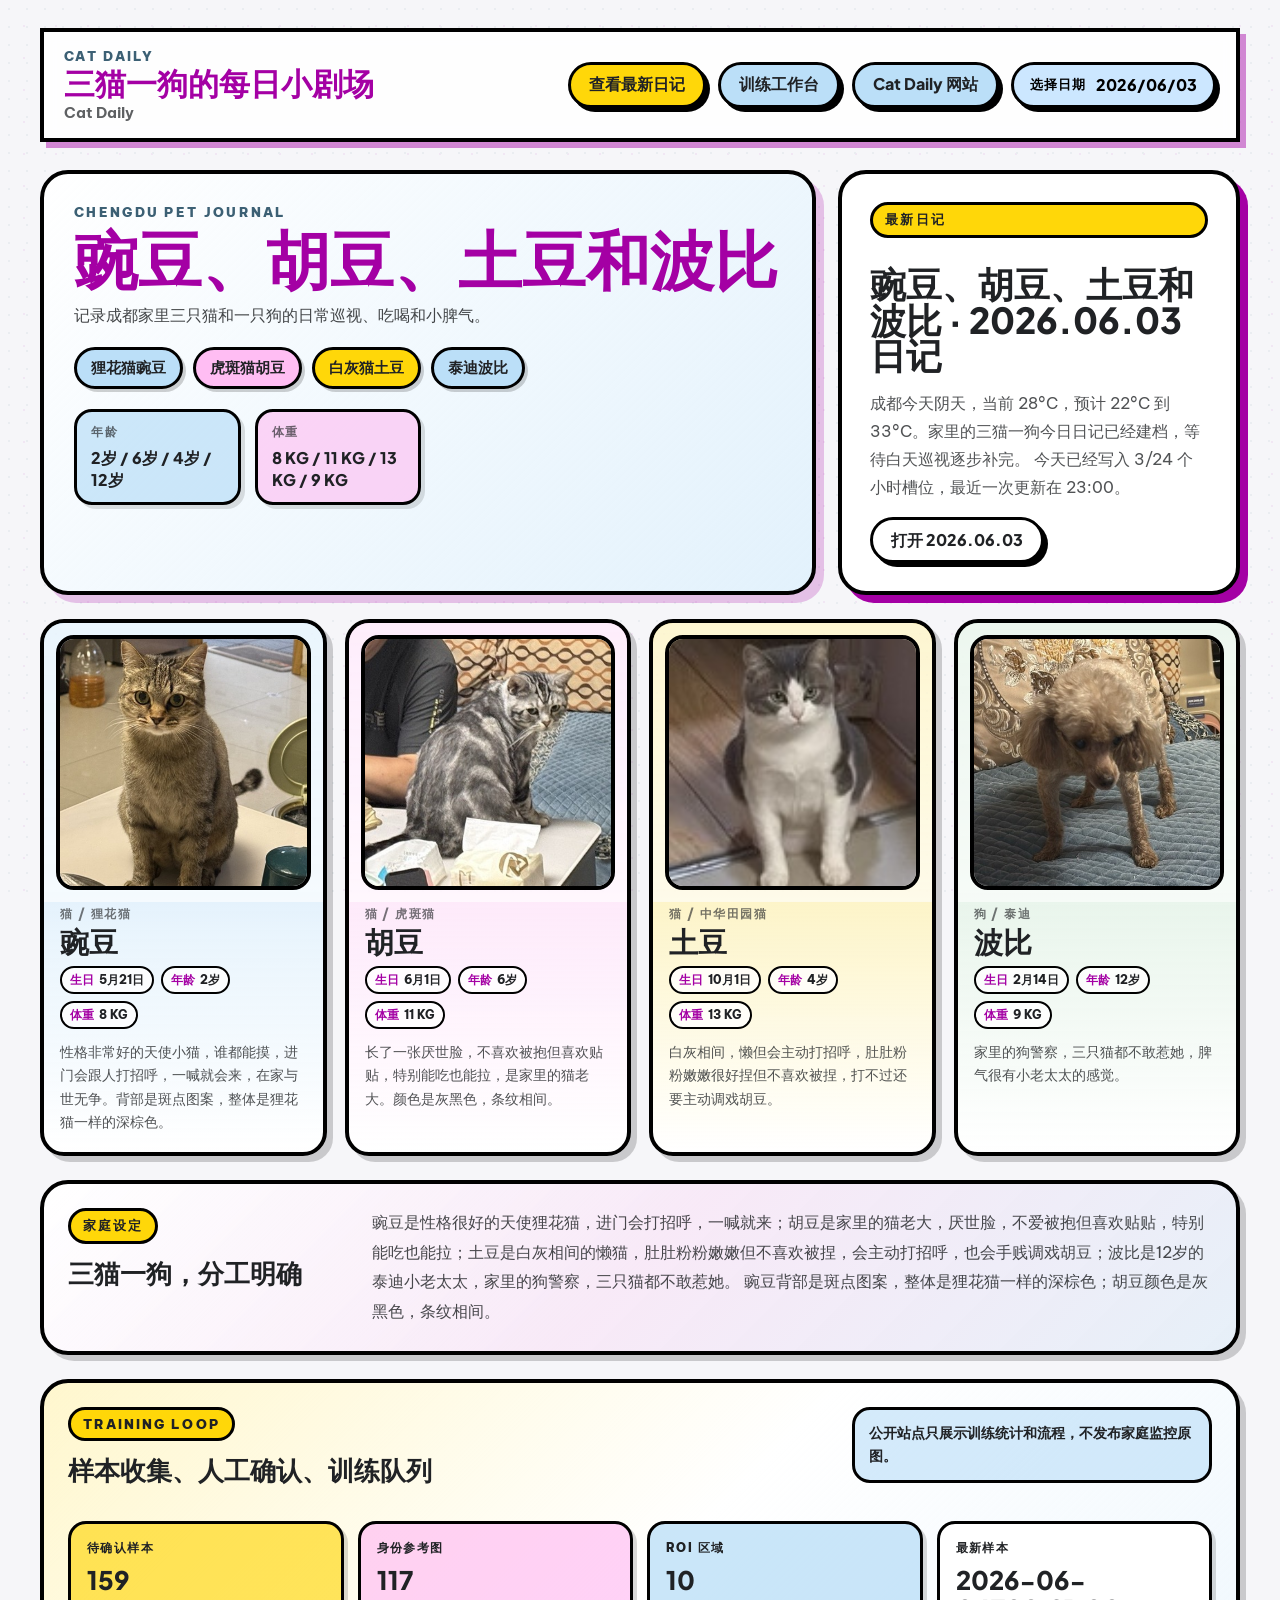
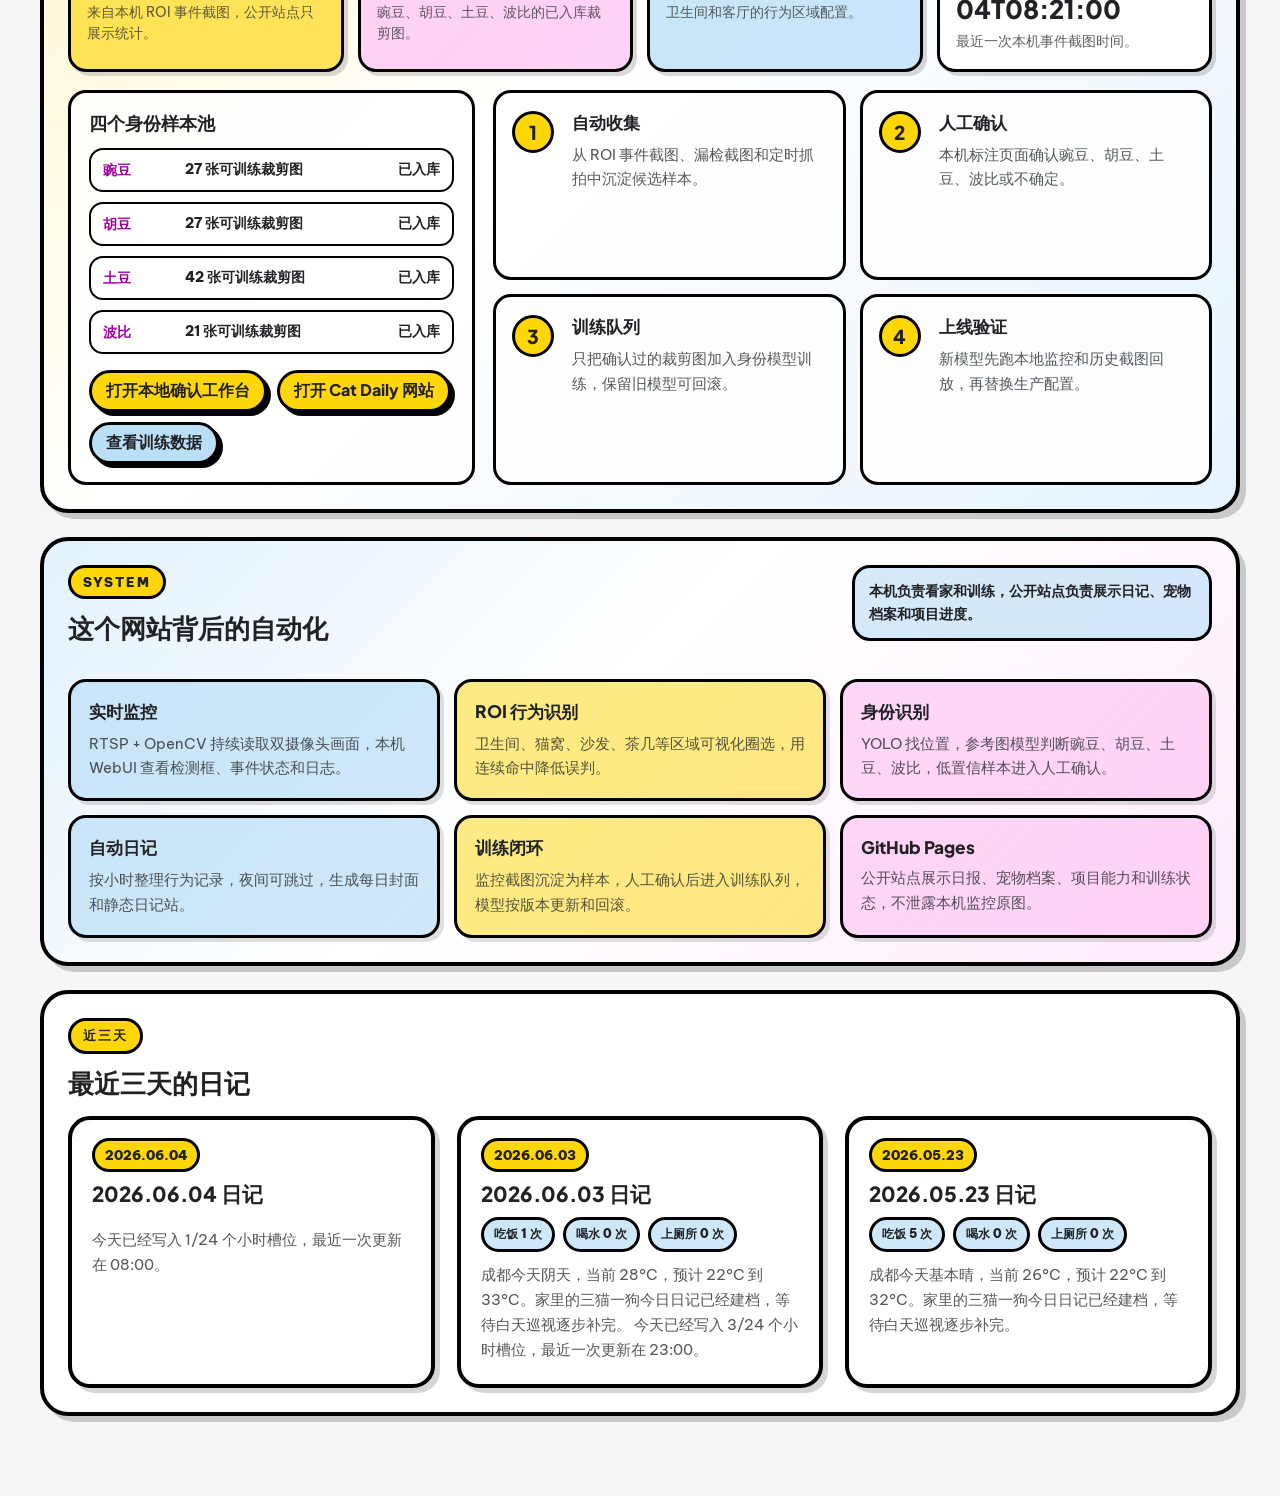
<file: index.html>
<!doctype html>
<html lang="zh-CN">
  <head>
    <meta charset="utf-8">
    <meta name="viewport" content="width=device-width, initial-scale=1">
    <title>三猫一狗的每日小剧场</title>
    <script>
      (function () {
        if (document.title.indexOf("{{") === -1) {
          return;
        }
        var builtSite = new URL("../../../../services/catdaily-journal/public/index.html", window.location.href);
        window.location.replace(builtSite.href);
      })();
    </script>
    <link rel="stylesheet" href="./site.css">
    <link rel="preconnect" href="https://fonts.googleapis.com">
    <link rel="preconnect" href="https://fonts.gstatic.com" crossorigin>
    <link href="https://fonts.googleapis.com/css2?family=Plus+Jakarta+Sans:wght@700;800&family=Be+Vietnam+Pro:wght@400;500;700;900&display=swap" rel="stylesheet">
  </head>
  <body>
    <div class="shell">
      <header class="topbar">
        <div class="brand">
          <p class="eyebrow">Cat Daily</p>
          <h1 class="brand-title">三猫一狗的每日小剧场</h1>
          <p class="brand-subtitle">Cat Daily</p>
        </div>
        <div class="topbar-actions">
          <a class="button button-primary" href="days/2026-06-03/index.html">查看最新日记</a>
          <a class="button button-secondary" href="#training">训练工作台</a>
          <a class="button button-secondary" href="https://yk19953214748-commits.github.io/cat_daily/">Cat Daily 网站</a>
          <div class="calendar-picker">
            <button id="calendar-trigger" class="date-picker-shell" type="button" aria-expanded="false" aria-controls="calendar-popover">
              <span class="date-picker-label">选择日期</span>
              <span id="calendar-trigger-text" class="date-picker-value">2026.06.03</span>
            </button>
            <div id="calendar-popover" class="calendar-popover" hidden>
              <div class="calendar-head">
                <button id="calendar-prev" class="calendar-nav" type="button" aria-label="上个月">←</button>
                <div id="calendar-month-label" class="calendar-month-label"></div>
                <button id="calendar-next" class="calendar-nav" type="button" aria-label="下个月">→</button>
              </div>
              <div class="calendar-legend" aria-hidden="true">
                <span class="calendar-legend-chip is-available">有日志</span>
                <span class="calendar-legend-chip is-unavailable">无日志</span>
              </div>
              <div class="calendar-weekdays">
                <span>日</span>
                <span>一</span>
                <span>二</span>
                <span>三</span>
                <span>四</span>
                <span>五</span>
                <span>六</span>
              </div>
              <div id="calendar-grid" class="calendar-grid"></div>
            </div>
          </div>
        </div>
      </header>

      <section class="home-hero">
        <div class="hero-copy-block">
          <p class="eyebrow">Chengdu Pet Journal</p>
          <h2 class="home-headline">豌豆、胡豆、土豆和波比</h2>
          <p class="lead profile-tagline">记录成都家里三只猫和一只狗的日常巡视、吃喝和小脾气。</p>
          <div class="chip-row"><span class="chip chip-primary">狸花猫豌豆</span><span class="chip chip-secondary">虎斑猫胡豆</span><span class="chip chip-tertiary">白灰猫土豆</span><span class="chip chip-primary">泰迪波比</span></div>
          <div class="profile-facts profile-facts-wide">
            
            <div class="fact-card">
              <p class="fact-label">年龄</p>
              <p class="fact-value">2岁 / 6岁 / 4岁 / 12岁</p>
            </div>
            
            <div class="fact-card">
              <p class="fact-label">体重</p>
              <p class="fact-value">8 KG / 11 KG / 13 KG / 9 KG</p>
            </div>
            
          </div>
        </div>
        <a class="latest-card panel panel-pop" href="days/2026-06-03/index.html" aria-label="查看最新日记">
          <span class="kicker">最新日记</span>
          <h3 class="latest-title">豌豆、胡豆、土豆和波比 · 2026.06.03 日记</h3>
          <p class="latest-summary">成都今天阴天，当前 28°C，预计 22°C 到 33°C。家里的三猫一狗今日日记已经建档，等待白天巡视逐步补完。 今天已经写入 3/24 个小时槽位，最近一次更新在 23:00。</p>
          <span class="pill-link latest-link">打开 2026.06.03</span>
        </a>
      </section>

      <section class="pet-roster" aria-label="宠物档案">
        
            <article class="pet-card tone-wandou">
              <div class="pet-avatar-wrap"><img class="pet-avatar-image" src="media/services/catdaily-journal/assets/references/wandou/crops/0011_IMG_3956.jpg" alt="豌豆"></div>
              <div class="pet-card-copy">
                <p class="pet-meta">猫 / 狸花猫</p>
                <h3 class="pet-name">豌豆</h3>
                <div class="pet-mini-facts"><span class="pet-mini-fact"><strong>生日</strong>5月21日</span><span class="pet-mini-fact"><strong>年龄</strong>2岁</span><span class="pet-mini-fact"><strong>体重</strong>8 KG</span></div>
                <p class="pet-personality">性格非常好的天使小猫，谁都能摸，进门会跟人打招呼，一喊就会来，在家与世无争。背部是斑点图案，整体是狸花猫一样的深棕色。</p>
              </div>
            </article>
            
            <article class="pet-card tone-hudou">
              <div class="pet-avatar-wrap"><img class="pet-avatar-image" src="media/services/catdaily-journal/assets/references/hudou/crops/0014_IMG_3966.jpg" alt="胡豆"></div>
              <div class="pet-card-copy">
                <p class="pet-meta">猫 / 虎斑猫</p>
                <h3 class="pet-name">胡豆</h3>
                <div class="pet-mini-facts"><span class="pet-mini-fact"><strong>生日</strong>6月1日</span><span class="pet-mini-fact"><strong>年龄</strong>6岁</span><span class="pet-mini-fact"><strong>体重</strong>11 KG</span></div>
                <p class="pet-personality">长了一张厌世脸，不喜欢被抱但喜欢贴贴，特别能吃也能拉，是家里的猫老大。颜色是灰黑色，条纹相间。</p>
              </div>
            </article>
            
            <article class="pet-card tone-tudou">
              <div class="pet-avatar-wrap"><img class="pet-avatar-image" src="media/services/catdaily-journal/assets/references/tudou/crops/0013_IMG_3978.jpg" alt="土豆"></div>
              <div class="pet-card-copy">
                <p class="pet-meta">猫 / 中华田园猫</p>
                <h3 class="pet-name">土豆</h3>
                <div class="pet-mini-facts"><span class="pet-mini-fact"><strong>生日</strong>10月1日</span><span class="pet-mini-fact"><strong>年龄</strong>4岁</span><span class="pet-mini-fact"><strong>体重</strong>13 KG</span></div>
                <p class="pet-personality">白灰相间，懒但会主动打招呼，肚肚粉粉嫩嫩很好捏但不喜欢被捏，打不过还要主动调戏胡豆。</p>
              </div>
            </article>
            
            <article class="pet-card tone-bobi">
              <div class="pet-avatar-wrap"><img class="pet-avatar-image" src="media/services/catdaily-journal/assets/references/bobi/crops/0005_IMG_3937.jpg" alt="波比"></div>
              <div class="pet-card-copy">
                <p class="pet-meta">狗 / 泰迪</p>
                <h3 class="pet-name">波比</h3>
                <div class="pet-mini-facts"><span class="pet-mini-fact"><strong>生日</strong>2月14日</span><span class="pet-mini-fact"><strong>年龄</strong>12岁</span><span class="pet-mini-fact"><strong>体重</strong>9 KG</span></div>
                <p class="pet-personality">家里的狗警察，三只猫都不敢惹她，脾气很有小老太太的感觉。</p>
              </div>
            </article>
            
      </section>

      <section class="panel story-panel">
        <div>
          <span class="kicker">家庭设定</span>
          <h2 class="section-title">三猫一狗，分工明确</h2>
        </div>
        <p class="story-panel-text">豌豆是性格很好的天使狸花猫，进门会打招呼，一喊就来；胡豆是家里的猫老大，厌世脸，不爱被抱但喜欢贴贴，特别能吃也能拉；土豆是白灰相间的懒猫，肚肚粉粉嫩嫩但不喜欢被捏，会主动打招呼，也会手贱调戏胡豆；波比是12岁的泰迪小老太太，家里的狗警察，三只猫都不敢惹她。 豌豆背部是斑点图案，整体是狸花猫一样的深棕色；胡豆颜色是灰黑色，条纹相间。</p>
      </section>

      <section id="training" class="panel training-panel">
        <div class="section-heading-row">
          <div>
            <span class="kicker">Training Loop</span>
            <h2 class="section-title">样本收集、人工确认、训练队列</h2>
          </div>
          <p class="section-side-note">公开站点只展示训练统计和流程，不发布家庭监控原图。</p>
        </div>
        <div class="training-metrics">
          
            <article class="training-metric-card">
              <p class="training-metric-label">待确认样本</p>
              <p class="training-metric-value">159</p>
              <p class="training-metric-detail">来自本机 ROI 事件截图，公开站点只展示统计。</p>
            </article>
            
            <article class="training-metric-card">
              <p class="training-metric-label">身份参考图</p>
              <p class="training-metric-value">117</p>
              <p class="training-metric-detail">豌豆、胡豆、土豆、波比的已入库裁剪图。</p>
            </article>
            
            <article class="training-metric-card">
              <p class="training-metric-label">ROI 区域</p>
              <p class="training-metric-value">10</p>
              <p class="training-metric-detail">卫生间和客厅的行为区域配置。</p>
            </article>
            
            <article class="training-metric-card">
              <p class="training-metric-label">最新样本</p>
              <p class="training-metric-value">2026-06-04T08:21:00</p>
              <p class="training-metric-detail">最近一次本机事件截图时间。</p>
            </article>
            
        </div>
        <div class="training-body-grid">
          <div class="training-pets">
            <h3 class="subsection-title">四个身份样本池</h3>
            <div class="training-pet-list">
              
            <div class="training-pet-row">
              <span class="training-pet-name">豌豆</span>
              <span>27 张可训练裁剪图</span>
              <span>已入库</span>
            </div>
            
            <div class="training-pet-row">
              <span class="training-pet-name">胡豆</span>
              <span>27 张可训练裁剪图</span>
              <span>已入库</span>
            </div>
            
            <div class="training-pet-row">
              <span class="training-pet-name">土豆</span>
              <span>42 张可训练裁剪图</span>
              <span>已入库</span>
            </div>
            
            <div class="training-pet-row">
              <span class="training-pet-name">波比</span>
              <span>21 张可训练裁剪图</span>
              <span>已入库</span>
            </div>
            
            </div>
            <div class="training-actions">
              <a class="button button-primary" href="http://127.0.0.1:8001/review.html">打开本地确认工作台</a>
              <a class="button button-primary" href="https://yk19953214748-commits.github.io/cat_daily/">打开 Cat Daily 网站</a>
              <a class="button button-secondary" href="data/training_queue.json">查看训练数据</a>
            </div>
          </div>
          <div class="training-workflow">
            
            <article class="workflow-card">
              <span class="workflow-number">1</span>
              <h3>自动收集</h3>
              <p>从 ROI 事件截图、漏检截图和定时抓拍中沉淀候选样本。</p>
            </article>
            
            <article class="workflow-card">
              <span class="workflow-number">2</span>
              <h3>人工确认</h3>
              <p>本机标注页面确认豌豆、胡豆、土豆、波比或不确定。</p>
            </article>
            
            <article class="workflow-card">
              <span class="workflow-number">3</span>
              <h3>训练队列</h3>
              <p>只把确认过的裁剪图加入身份模型训练，保留旧模型可回滚。</p>
            </article>
            
            <article class="workflow-card">
              <span class="workflow-number">4</span>
              <h3>上线验证</h3>
              <p>新模型先跑本地监控和历史截图回放，再替换生产配置。</p>
            </article>
            
          </div>
        </div>
      </section>

      <section id="project" class="panel feature-panel">
        <div class="section-heading-row">
          <div>
            <span class="kicker">System</span>
            <h2 class="section-title">这个网站背后的自动化</h2>
          </div>
          <p class="section-side-note">本机负责看家和训练，公开站点负责展示日记、宠物档案和项目进度。</p>
        </div>
        <div class="feature-grid">
          
            <article class="feature-card">
              <h3>实时监控</h3>
              <p>RTSP + OpenCV 持续读取双摄像头画面，本机 WebUI 查看检测框、事件状态和日志。</p>
            </article>
            
            <article class="feature-card">
              <h3>ROI 行为识别</h3>
              <p>卫生间、猫窝、沙发、茶几等区域可视化圈选，用连续命中降低误判。</p>
            </article>
            
            <article class="feature-card">
              <h3>身份识别</h3>
              <p>YOLO 找位置，参考图模型判断豌豆、胡豆、土豆、波比，低置信样本进入人工确认。</p>
            </article>
            
            <article class="feature-card">
              <h3>自动日记</h3>
              <p>按小时整理行为记录，夜间可跳过，生成每日封面和静态日记站。</p>
            </article>
            
            <article class="feature-card">
              <h3>训练闭环</h3>
              <p>监控截图沉淀为样本，人工确认后进入训练队列，模型按版本更新和回滚。</p>
            </article>
            
            <article class="feature-card">
              <h3>GitHub Pages</h3>
              <p>公开站点展示日报、宠物档案、项目能力和训练状态，不泄露本机监控原图。</p>
            </article>
            
        </div>
      </section>

      <section id="archives" class="panel archive-panel">
        <span class="kicker">近三天</span>
        <h2 class="section-title">最近三天的日记</h2>
        <div class="archive-grid">
          
            <a class="archive-card" href="days/2026-06-04/index.html">
              <span class="archive-date">2026.06.04</span>
              <h3 class="archive-title">2026.06.04 日记</h3>
              <div class="archive-meta"></div>
              <p class="archive-summary">今天已经写入 1/24 个小时槽位，最近一次更新在 08:00。</p>
            </a>
            
            <a class="archive-card" href="days/2026-06-03/index.html">
              <span class="archive-date">2026.06.03</span>
              <h3 class="archive-title">2026.06.03 日记</h3>
              <div class="archive-meta"><span class="archive-meta-chip">吃饭 1 次</span><span class="archive-meta-chip">喝水 0 次</span><span class="archive-meta-chip">上厕所 0 次</span></div>
              <p class="archive-summary">成都今天阴天，当前 28°C，预计 22°C 到 33°C。家里的三猫一狗今日日记已经建档，等待白天巡视逐步补完。 今天已经写入 3/24 个小时槽位，最近一次更新在 23:00。</p>
            </a>
            
            <a class="archive-card" href="days/2026-05-23/index.html">
              <span class="archive-date">2026.05.23</span>
              <h3 class="archive-title">2026.05.23 日记</h3>
              <div class="archive-meta"><span class="archive-meta-chip">吃饭 5 次</span><span class="archive-meta-chip">喝水 0 次</span><span class="archive-meta-chip">上厕所 0 次</span></div>
              <p class="archive-summary">成都今天基本晴，当前 26°C，预计 22°C 到 32°C。家里的三猫一狗今日日记已经建档，等待白天巡视逐步补完。</p>
            </a>
            
        </div>
      </section>
    </div>
    <script>
      (function () {
        const days = {"2026-06-04": "days/2026-06-04/index.html", "2026-06-03": "days/2026-06-03/index.html", "2026-05-23": "days/2026-05-23/index.html"};
        const trigger = document.getElementById("calendar-trigger");
        const triggerText = document.getElementById("calendar-trigger-text");
        const popover = document.getElementById("calendar-popover");
        const grid = document.getElementById("calendar-grid");
        const monthLabel = document.getElementById("calendar-month-label");
        const prevButton = document.getElementById("calendar-prev");
        const nextButton = document.getElementById("calendar-next");
        if (!trigger || !triggerText || !popover || !grid || !monthLabel || !prevButton || !nextButton) {
          return;
        }

        const availableDates = Object.keys(days).sort();
        if (!availableDates.length) {
          return;
        }

        const selectedDate = "2026-06-03";
        let cursor = new Date(selectedDate + "T00:00:00");

        function formatMonthLabel(date) {
          return `${date.getFullYear()}年${String(date.getMonth() + 1).padStart(2, "0")}月`;
        }

        function formatDateKey(date) {
          const y = date.getFullYear();
          const m = String(date.getMonth() + 1).padStart(2, "0");
          const d = String(date.getDate()).padStart(2, "0");
          return `${y}-${m}-${d}`;
        }

        function formatDisplayValue(dateKey) {
          return dateKey.replace(/-/g, "/");
        }

        function renderCalendar() {
          const year = cursor.getFullYear();
          const month = cursor.getMonth();
          const firstDay = new Date(year, month, 1);
          const offset = firstDay.getDay();
          const start = new Date(year, month, 1 - offset);
          monthLabel.textContent = formatMonthLabel(cursor);
          grid.innerHTML = "";

          for (let index = 0; index < 42; index += 1) {
            const current = new Date(start);
            current.setDate(start.getDate() + index);
            const dateKey = formatDateKey(current);
            const isCurrentMonth = current.getMonth() === month;
            const isAvailable = Object.prototype.hasOwnProperty.call(days, dateKey);
            const isSelected = dateKey === selectedDate;

            const button = document.createElement("button");
            button.type = "button";
            button.className = "calendar-day";
            button.textContent = String(current.getDate());

            if (!isCurrentMonth) {
              button.classList.add("is-other-month");
            }
            if (isAvailable) {
              button.classList.add("is-available");
            } else {
              button.classList.add("is-unavailable");
            }
            if (isSelected) {
              button.classList.add("is-selected");
            }

            if (isAvailable) {
              button.addEventListener("click", () => {
                window.location.href = days[dateKey];
              });
            } else {
              button.disabled = true;
            }

            grid.appendChild(button);
          }
          triggerText.textContent = formatDisplayValue(selectedDate);
        }

        trigger.addEventListener("click", () => {
          const nextState = popover.hidden;
          popover.hidden = !nextState;
          trigger.setAttribute("aria-expanded", String(nextState));
        });

        document.addEventListener("click", (event) => {
          if (popover.hidden) {
            return;
          }
          if (popover.contains(event.target) || trigger.contains(event.target)) {
            return;
          }
          popover.hidden = true;
          trigger.setAttribute("aria-expanded", "false");
        });

        prevButton.addEventListener("click", () => {
          cursor = new Date(cursor.getFullYear(), cursor.getMonth() - 1, 1);
          renderCalendar();
        });

        nextButton.addEventListener("click", () => {
          cursor = new Date(cursor.getFullYear(), cursor.getMonth() + 1, 1);
          renderCalendar();
        });

        renderCalendar();
      })();
    </script>
  </body>
</html>
</file>
<file: site.css>
:root {
  --bg: #f6f6f9;
  --paper: #ffffff;
  --ink: #202225;
  --primary: #3c6074;
  --primary-soft: #bbdff8;
  --secondary: #a400a4;
  --secondary-soft: #ffbdf3;
  --tertiary: #ffd709;
  --night: #171b3a;
  --border: #000000;
  --shadow: 8px 8px 0 0 var(--secondary);
  --shadow-soft: 6px 6px 0 0 rgba(0, 0, 0, 0.18);
  --radius-lg: 28px;
  --radius-md: 20px;
  --radius-sm: 14px;
}

* {
  box-sizing: border-box;
}

html {
  scroll-behavior: smooth;
  overflow-x: hidden;
}

body {
  margin: 0;
  font-family: "Be Vietnam Pro", "Noto Sans SC", sans-serif;
  color: var(--ink);
  overflow-x: hidden;
  background:
    radial-gradient(circle at 15% 20%, rgba(164, 0, 164, 0.08), transparent 0 18rem),
    radial-gradient(circle at 85% 10%, rgba(60, 96, 116, 0.12), transparent 0 20rem),
    radial-gradient(circle at 50% 80%, rgba(255, 215, 9, 0.1), transparent 0 18rem),
    var(--bg);
}

body::before {
  content: "";
  position: fixed;
  inset: 0;
  pointer-events: none;
  opacity: 0.06;
  background-image:
    radial-gradient(var(--primary) 1.5px, transparent 1.5px),
    radial-gradient(var(--secondary) 1px, transparent 1px);
  background-size: 18px 18px, 32px 32px;
  background-position: 0 0, 8px 10px;
}

a {
  color: inherit;
  text-decoration: none;
}

img {
  display: block;
  max-width: 100%;
}

.shell {
  position: relative;
  z-index: 1;
  max-width: 1240px;
  margin: 0 auto;
  padding: 28px 20px 80px;
}

.topbar {
  position: sticky;
  top: 0;
  z-index: 20;
  display: flex;
  justify-content: space-between;
  align-items: center;
  gap: 16px;
  margin-bottom: 28px;
  padding: 16px 20px;
  border: 4px solid var(--border);
  background: rgba(255, 255, 255, 0.86);
  backdrop-filter: blur(10px);
  box-shadow: 6px 6px 0 0 rgba(164, 0, 164, 0.45);
}

.brand {
  display: flex;
  flex-direction: column;
  gap: 4px;
}

.eyebrow {
  margin: 0;
  font-size: 0.8rem;
  font-weight: 900;
  text-transform: uppercase;
  letter-spacing: 0.18em;
  color: var(--primary);
}

.brand-title {
  margin: 0;
  font-family: "Plus Jakarta Sans", "Noto Sans SC", sans-serif;
  font-size: clamp(1.6rem, 2.4vw, 2.6rem);
  font-weight: 900;
  line-height: 1;
  color: var(--secondary);
  overflow-wrap: anywhere;
}

.brand-subtitle {
  margin: 0;
  font-size: 0.95rem;
  font-weight: 700;
  color: rgba(32, 34, 37, 0.72);
}

.topbar-actions {
  display: flex;
  flex-wrap: wrap;
  gap: 12px;
  justify-content: flex-end;
}

.date-picker-shell {
  display: inline-flex;
  align-items: center;
  gap: 10px;
  min-height: 46px;
  padding: 0 16px;
  border: 3px solid var(--border);
  border-radius: 999px;
  background: #cce7ff;
  box-shadow: 4px 4px 0 0 var(--border);
  font-family: "Plus Jakarta Sans", "Noto Sans SC", sans-serif;
  font-weight: 800;
  cursor: pointer;
}

.date-picker-label {
  font-size: 0.82rem;
  letter-spacing: 0.08em;
  text-transform: uppercase;
}

.date-picker-value {
  font-size: 1rem;
}

.calendar-picker {
  position: relative;
}

.calendar-popover {
  position: absolute;
  top: calc(100% + 14px);
  right: 0;
  width: 360px;
  padding: 18px;
  border: 4px solid var(--border);
  border-radius: 24px;
  background: linear-gradient(180deg, rgba(255, 255, 255, 0.98), rgba(255, 189, 243, 0.18));
  box-shadow: 10px 10px 0 0 rgba(164, 0, 164, 0.28);
}

.calendar-legend {
  display: flex;
  gap: 10px;
  margin-bottom: 12px;
}

.calendar-legend-chip {
  display: inline-flex;
  align-items: center;
  justify-content: center;
  padding: 6px 12px;
  border: 3px solid var(--border);
  border-radius: 999px;
  font-size: 0.76rem;
  font-weight: 900;
  letter-spacing: 0.08em;
}

.calendar-legend-chip.is-available {
  background: linear-gradient(180deg, rgba(255, 215, 9, 0.95), rgba(255, 240, 166, 0.95));
  box-shadow: 4px 4px 0 0 rgba(164, 0, 164, 0.18);
}

.calendar-legend-chip.is-unavailable {
  background: #ececf0;
  color: rgba(32, 34, 37, 0.44);
  border-color: rgba(0, 0, 0, 0.24);
  filter: grayscale(1);
}

.calendar-head {
  display: grid;
  grid-template-columns: 48px 1fr 48px;
  align-items: center;
  gap: 10px;
  margin-bottom: 14px;
}

.calendar-month-label {
  text-align: center;
  font-family: "Plus Jakarta Sans", "Noto Sans SC", sans-serif;
  font-size: 1.2rem;
  font-weight: 900;
}

.calendar-nav {
  min-height: 44px;
  border: 3px solid var(--border);
  border-radius: 16px;
  background: var(--paper);
  font-family: "Plus Jakarta Sans", "Noto Sans SC", sans-serif;
  font-size: 1.2rem;
  font-weight: 900;
  cursor: pointer;
  box-shadow: 4px 4px 0 0 var(--border);
}

.calendar-weekdays,
.calendar-grid {
  display: grid;
  grid-template-columns: repeat(7, minmax(0, 1fr));
  gap: 8px;
}

.calendar-weekdays {
  margin-bottom: 10px;
}

.calendar-weekdays span {
  text-align: center;
  font-size: 0.85rem;
  font-weight: 900;
  color: rgba(32, 34, 37, 0.68);
}

.calendar-day {
  min-height: 42px;
  border: 3px solid var(--border);
  border-radius: 14px;
  background: var(--paper);
  font-family: "Plus Jakarta Sans", "Noto Sans SC", sans-serif;
  font-size: 0.98rem;
  font-weight: 900;
  cursor: pointer;
  transition: transform 0.18s ease, box-shadow 0.18s ease, background 0.18s ease;
}

.calendar-day.is-available {
  background: linear-gradient(180deg, rgba(255, 215, 9, 0.95), rgba(255, 240, 166, 0.95));
  box-shadow: 5px 5px 0 0 rgba(164, 0, 164, 0.22);
}

.calendar-day.is-available:hover {
  transform: translate(-1px, -1px) rotate(-2deg);
  box-shadow: 7px 7px 0 0 rgba(164, 0, 164, 0.28);
}

.calendar-day.is-selected {
  background: linear-gradient(180deg, rgba(164, 0, 164, 0.92), rgba(214, 89, 214, 0.92));
  color: #ffffff;
  box-shadow: 6px 6px 0 0 rgba(0, 0, 0, 0.2);
}

.calendar-day.is-unavailable {
  background: #ececf0;
  color: rgba(32, 34, 37, 0.4);
  border-color: rgba(0, 0, 0, 0.26);
  filter: grayscale(1);
  cursor: not-allowed;
}

.calendar-day.is-other-month {
  opacity: 0.42;
}

.button,
.pill-link {
  display: inline-flex;
  align-items: center;
  justify-content: center;
  gap: 8px;
  min-height: 46px;
  padding: 0 18px;
  border: 3px solid var(--border);
  border-radius: 999px;
  background: var(--paper);
  font-family: "Plus Jakarta Sans", "Noto Sans SC", sans-serif;
  font-weight: 800;
  cursor: pointer;
  transition: transform 0.18s ease, box-shadow 0.18s ease, background 0.18s ease;
}

.button:hover,
.pill-link:hover {
  transform: translate(2px, 2px);
  box-shadow: none;
}

.button-primary {
  background: var(--tertiary);
  box-shadow: 4px 4px 0 0 var(--border);
}

.button-secondary {
  background: var(--primary-soft);
  box-shadow: 4px 4px 0 0 var(--border);
}

.hero-grid,
.archive-grid,
.stat-grid,
.phase-grid {
  display: grid;
  gap: 22px;
}

.hero-grid {
  grid-template-columns: 1.2fr 1fr;
  align-items: start;
  margin-bottom: 28px;
}

.hero-grid-single {
  grid-template-columns: 1fr;
}

.home-hero {
  display: grid;
  grid-template-columns: minmax(0, 1.45fr) minmax(320px, 0.75fr);
  gap: 22px;
  align-items: stretch;
  margin-bottom: 24px;
}

.hero-copy-block {
  padding: 30px;
  min-width: 0;
  border: 4px solid var(--border);
  border-radius: var(--radius-lg);
  background:
    linear-gradient(135deg, rgba(255, 255, 255, 0.96), rgba(187, 223, 248, 0.42)),
    var(--paper);
  box-shadow: 8px 8px 0 0 rgba(164, 0, 164, 0.22);
}

.home-headline {
  margin: 8px 0 12px;
  font-family: "Plus Jakarta Sans", "Noto Sans SC", sans-serif;
  font-size: clamp(2.4rem, 5vw, 5.8rem);
  line-height: 0.95;
  font-weight: 900;
  color: var(--secondary);
  overflow-wrap: anywhere;
  word-break: break-word;
}

.latest-card {
  display: flex;
  flex-direction: column;
  justify-content: space-between;
  gap: 16px;
  padding: 28px;
  background:
    linear-gradient(180deg, rgba(255, 215, 9, 0.82), rgba(255, 255, 255, 0.98));
  transition: transform 0.18s ease, box-shadow 0.18s ease;
}

.latest-card:hover {
  transform: translate(2px, 2px) rotate(1deg);
  box-shadow: 4px 4px 0 0 rgba(164, 0, 164, 0.42);
}

.latest-title {
  margin: 0;
  font-family: "Plus Jakarta Sans", "Noto Sans SC", sans-serif;
  font-size: clamp(1.7rem, 2.8vw, 3.1rem);
  line-height: 1;
  font-weight: 900;
}

.latest-summary {
  margin: 0;
  line-height: 1.75;
  color: rgba(32, 34, 37, 0.78);
}

.latest-link {
  align-self: flex-start;
  background: var(--paper);
  box-shadow: 4px 4px 0 0 var(--border);
}

.panel {
  border: 4px solid var(--border);
  border-radius: var(--radius-lg);
  background: var(--paper);
  box-shadow: var(--shadow-soft);
}

.panel-pop {
  box-shadow: var(--shadow);
}

.profile-panel {
  padding: 28px;
  transform: rotate(-1deg);
}

.profile-panel-wide {
  transform: none;
}

.profile-grid {
  display: grid;
  grid-template-columns: 280px 1fr;
  gap: 28px;
  align-items: start;
}

.profile-grid-wide {
  grid-template-columns: minmax(280px, 380px) 1fr;
  gap: 34px;
  align-items: start;
}

.avatar-frame {
  position: relative;
  padding: 14px 14px 28px;
  border: 4px solid var(--border);
  border-radius: var(--radius-md);
  background: var(--paper);
  box-shadow: 6px 6px 0 0 rgba(164, 0, 164, 0.22);
  transform: rotate(2deg);
}

.avatar-frame-portrait {
  padding: 14px;
  border-radius: 30px;
  transform: rotate(-1deg);
}

.avatar-image {
  aspect-ratio: 1 / 1;
  border: 4px solid var(--border);
  border-radius: 24px;
  background: linear-gradient(135deg, var(--primary-soft), #e7f3ff);
  object-fit: cover;
}

.avatar-image-portrait {
  width: 100%;
  height: auto;
  aspect-ratio: auto;
  border-radius: 24px;
  object-fit: contain;
  object-position: center center;
}

.avatar-caption {
  margin: 14px 0 0;
  text-align: center;
  font-size: 0.86rem;
  font-weight: 900;
  letter-spacing: 0.16em;
  text-transform: uppercase;
  color: var(--primary);
}

.photo-badge {
  position: absolute;
  top: -16px;
  left: 18px;
  display: inline-flex;
  padding: 8px 14px;
  border: 3px solid var(--border);
  border-radius: 999px;
  background: var(--tertiary);
  font-size: 0.78rem;
  font-weight: 900;
  letter-spacing: 0.12em;
  text-transform: uppercase;
  box-shadow: 4px 4px 0 0 rgba(0, 0, 0, 0.16);
}

.profile-copy {
  display: flex;
  flex-direction: column;
}

.profile-title-row {
  display: flex;
  flex-wrap: wrap;
  align-items: center;
  gap: 12px;
  margin-bottom: 4px;
}

.profile-name {
  margin: 0;
}

.gender-badge {
  position: relative;
  display: inline-grid;
  place-items: center;
  width: 84px;
  height: 84px;
  font-family: "Plus Jakarta Sans", "Noto Sans SC", sans-serif;
  font-size: 2.2rem;
  font-weight: 900;
  line-height: 1;
  color: #151515;
  transform: rotate(4deg);
  isolation: isolate;
}

.gender-badge::before {
  content: "";
  position: absolute;
  inset: 0;
  border: 4px solid var(--border);
  border-radius: 999px;
  background: linear-gradient(180deg, rgba(255, 215, 9, 0.98), rgba(255, 232, 138, 0.98));
  z-index: -1;
}

.gender-badge::after {
  content: "";
  position: absolute;
  inset: 10px -8px -8px 10px;
  border-radius: 999px;
  background: rgba(255, 189, 243, 0.95);
  z-index: -2;
}

.profile-tagline {
  margin-top: 6px;
  margin-bottom: 16px;
}

.headline {
  margin: 0 0 12px;
  font-family: "Plus Jakarta Sans", "Noto Sans SC", sans-serif;
  font-size: clamp(2rem, 3.2vw, 3.6rem);
  line-height: 0.95;
  font-weight: 900;
}

.headline strong {
  color: var(--secondary);
}

.lead {
  margin: 0;
  font-size: 1.02rem;
  line-height: 1.75;
  color: rgba(32, 34, 37, 0.84);
}

.chip-row {
  display: flex;
  flex-wrap: wrap;
  gap: 10px;
  margin: 18px 0 20px;
}

.chip {
  padding: 8px 14px;
  border: 3px solid var(--border);
  border-radius: 999px;
  font-size: 0.92rem;
  font-weight: 900;
  box-shadow: 3px 3px 0 0 rgba(0, 0, 0, 0.18);
}

.chip-primary {
  background: var(--primary-soft);
}

.chip-secondary {
  background: var(--secondary-soft);
}

.chip-tertiary {
  background: var(--tertiary);
}

.profile-facts {
  display: grid;
  grid-template-columns: repeat(2, minmax(0, 1fr));
  gap: 12px;
  margin: 8px 0 20px;
}

.profile-facts-wide {
  grid-template-columns: repeat(4, minmax(0, 1fr));
  gap: 14px;
}

.fact-card {
  padding: 12px 14px;
  border: 3px solid var(--border);
  border-radius: 18px;
  background: rgba(255, 255, 255, 0.92);
  box-shadow: 4px 4px 0 0 rgba(0, 0, 0, 0.12);
}

.fact-card:nth-child(4n + 1) {
  background: rgba(187, 223, 248, 0.72);
}

.fact-card:nth-child(4n + 2) {
  background: rgba(255, 189, 243, 0.62);
}

.fact-card:nth-child(4n + 3) {
  background: rgba(255, 215, 9, 0.5);
}

.fact-label {
  margin: 0 0 6px;
  font-size: 0.76rem;
  font-weight: 900;
  letter-spacing: 0.14em;
  text-transform: uppercase;
  color: rgba(32, 34, 37, 0.66);
}

.fact-value {
  margin: 0;
  font-family: "Plus Jakarta Sans", "Noto Sans SC", sans-serif;
  font-size: 1rem;
  font-weight: 800;
  line-height: 1.35;
}

.pet-roster {
  display: grid;
  grid-template-columns: repeat(4, minmax(0, 1fr));
  gap: 18px;
  margin: 0 0 24px;
}

.pet-card {
  display: flex;
  flex-direction: column;
  min-width: 0;
  border: 4px solid var(--border);
  border-radius: 24px;
  background: var(--paper);
  box-shadow: 6px 6px 0 0 rgba(0, 0, 0, 0.18);
  overflow: hidden;
  transition: transform 0.18s ease, box-shadow 0.18s ease;
}

.pet-card:hover {
  transform: translateY(-4px);
  box-shadow: 8px 8px 0 0 rgba(164, 0, 164, 0.22);
}

.pet-card.tone-wandou {
  background: linear-gradient(180deg, rgba(187, 223, 248, 0.78), #fff);
}

.pet-card.tone-hudou {
  background: linear-gradient(180deg, rgba(255, 189, 243, 0.64), #fff);
}

.pet-card.tone-tudou {
  background: linear-gradient(180deg, rgba(255, 215, 9, 0.46), #fff);
}

.pet-card.tone-bobi {
  background: linear-gradient(180deg, rgba(198, 229, 205, 0.82), #fff);
}

.pet-avatar-wrap {
  padding: 12px;
  background: rgba(255, 255, 255, 0.6);
}

.pet-avatar-image,
.pet-avatar-placeholder {
  width: 100%;
  aspect-ratio: 1 / 1;
  border: 4px solid var(--border);
  border-radius: 18px;
  object-fit: cover;
  background: linear-gradient(135deg, rgba(187, 223, 248, 0.8), rgba(255, 215, 9, 0.55));
}

.pet-avatar-placeholder {
  display: grid;
  place-items: center;
  font-family: "Plus Jakarta Sans", "Noto Sans SC", sans-serif;
  font-size: 1.8rem;
  font-weight: 900;
  color: var(--primary);
}

.pet-card-copy {
  display: flex;
  flex: 1;
  flex-direction: column;
  padding: 4px 16px 18px;
}

.pet-meta {
  margin: 0 0 4px;
  font-size: 0.78rem;
  font-weight: 900;
  letter-spacing: 0.12em;
  text-transform: uppercase;
  color: rgba(32, 34, 37, 0.62);
}

.pet-name {
  margin: 0 0 10px;
  font-family: "Plus Jakarta Sans", "Noto Sans SC", sans-serif;
  font-size: 1.8rem;
  line-height: 1;
  font-weight: 900;
}

.pet-mini-facts {
  display: flex;
  flex-wrap: wrap;
  gap: 7px;
  margin-bottom: 12px;
}

.pet-mini-fact {
  display: inline-flex;
  gap: 5px;
  align-items: center;
  padding: 5px 8px;
  border: 2px solid var(--border);
  border-radius: 999px;
  background: rgba(255, 255, 255, 0.78);
  font-size: 0.74rem;
  font-weight: 800;
  line-height: 1.2;
}

.pet-mini-fact strong {
  font-weight: 900;
  color: var(--secondary);
}

.pet-personality {
  margin: 0;
  font-size: 0.9rem;
  line-height: 1.62;
  color: rgba(32, 34, 37, 0.78);
}

.story-panel {
  display: grid;
  grid-template-columns: 280px 1fr;
  gap: 24px;
  align-items: start;
  margin-bottom: 24px;
  padding: 24px;
  background: linear-gradient(135deg, rgba(255, 255, 255, 0.96), rgba(255, 189, 243, 0.22), rgba(187, 223, 248, 0.26));
}

.story-panel-text {
  margin: 0;
  font-size: 1rem;
  line-height: 1.85;
  color: rgba(32, 34, 37, 0.82);
}

.section-heading-row {
  display: flex;
  justify-content: space-between;
  gap: 22px;
  align-items: start;
  margin-bottom: 18px;
}

.section-side-note {
  max-width: 360px;
  margin: 0;
  padding: 12px 14px;
  border: 3px solid var(--border);
  border-radius: 18px;
  background: rgba(187, 223, 248, 0.62);
  font-size: 0.9rem;
  font-weight: 800;
  line-height: 1.6;
}

.training-panel,
.feature-panel {
  margin-bottom: 24px;
  padding: 24px;
}

.training-panel {
  background:
    linear-gradient(135deg, rgba(255, 215, 9, 0.2), rgba(255, 255, 255, 0.96) 42%, rgba(187, 223, 248, 0.36)),
    var(--paper);
}

.training-metrics {
  display: grid;
  grid-template-columns: repeat(4, minmax(0, 1fr));
  gap: 14px;
  margin-bottom: 18px;
}

.training-metric-card {
  min-width: 0;
  padding: 16px;
  border: 3px solid var(--border);
  border-radius: 18px;
  background: var(--paper);
  box-shadow: 4px 4px 0 0 rgba(0, 0, 0, 0.15);
}

.training-metric-card:nth-child(4n + 1) {
  background: rgba(255, 215, 9, 0.64);
}

.training-metric-card:nth-child(4n + 2) {
  background: rgba(255, 189, 243, 0.68);
}

.training-metric-card:nth-child(4n + 3) {
  background: rgba(187, 223, 248, 0.78);
}

.training-metric-label {
  margin: 0 0 8px;
  font-size: 0.78rem;
  font-weight: 900;
  letter-spacing: 0.12em;
  text-transform: uppercase;
}

.training-metric-value {
  margin: 0;
  font-family: "Plus Jakarta Sans", "Noto Sans SC", sans-serif;
  font-size: clamp(1.2rem, 2vw, 2rem);
  line-height: 1.15;
  font-weight: 900;
  overflow-wrap: anywhere;
}

.training-metric-detail {
  margin: 8px 0 0;
  font-size: 0.86rem;
  line-height: 1.55;
  color: rgba(32, 34, 37, 0.72);
}

.training-body-grid {
  display: grid;
  grid-template-columns: minmax(260px, 0.85fr) minmax(0, 1.5fr);
  gap: 18px;
}

.training-pets,
.workflow-card,
.feature-card {
  border: 3px solid var(--border);
  border-radius: 18px;
  background: rgba(255, 255, 255, 0.82);
}

.training-pets {
  padding: 18px;
}

.subsection-title {
  margin: 0 0 12px;
  font-family: "Plus Jakarta Sans", "Noto Sans SC", sans-serif;
  font-size: 1.15rem;
  font-weight: 900;
}

.training-pet-list {
  display: grid;
  gap: 10px;
}

.training-actions {
  display: flex;
  flex-wrap: wrap;
  gap: 10px;
  margin-top: 16px;
}

.training-actions .button {
  min-height: 42px;
  padding-inline: 14px;
}

.training-pet-row {
  display: grid;
  grid-template-columns: 72px 1fr auto;
  gap: 10px;
  align-items: center;
  padding: 10px 12px;
  border: 2px solid var(--border);
  border-radius: 14px;
  background: rgba(255, 255, 255, 0.78);
  font-size: 0.88rem;
  font-weight: 800;
}

.training-pet-name {
  font-family: "Plus Jakarta Sans", "Noto Sans SC", sans-serif;
  font-weight: 900;
  color: var(--secondary);
}

.training-workflow {
  display: grid;
  grid-template-columns: repeat(2, minmax(0, 1fr));
  gap: 14px;
}

.workflow-card {
  position: relative;
  min-height: 154px;
  padding: 18px 18px 18px 76px;
  overflow: hidden;
}

.workflow-number {
  position: absolute;
  left: 16px;
  top: 18px;
  display: grid;
  place-items: center;
  width: 42px;
  height: 42px;
  border: 3px solid var(--border);
  border-radius: 999px;
  background: var(--tertiary);
  font-family: "Plus Jakarta Sans", "Noto Sans SC", sans-serif;
  font-size: 1.2rem;
  font-weight: 900;
}

.workflow-card h3,
.feature-card h3 {
  margin: 0 0 8px;
  font-family: "Plus Jakarta Sans", "Noto Sans SC", sans-serif;
  font-size: 1.08rem;
  font-weight: 900;
}

.workflow-card p,
.feature-card p {
  margin: 0;
  font-size: 0.92rem;
  line-height: 1.65;
  color: rgba(32, 34, 37, 0.76);
}

.feature-panel {
  background:
    linear-gradient(135deg, rgba(187, 223, 248, 0.42), rgba(255, 255, 255, 0.98) 45%, rgba(255, 189, 243, 0.28)),
    var(--paper);
}

.feature-grid {
  display: grid;
  grid-template-columns: repeat(3, minmax(0, 1fr));
  gap: 14px;
}

.feature-card {
  padding: 18px;
  box-shadow: 4px 4px 0 0 rgba(0, 0, 0, 0.12);
}

.feature-card:nth-child(3n + 1) {
  background: rgba(187, 223, 248, 0.7);
}

.feature-card:nth-child(3n + 2) {
  background: rgba(255, 215, 9, 0.5);
}

.feature-card:nth-child(3n + 3) {
  background: rgba(255, 189, 243, 0.58);
}

.featured-panel {
  padding: 26px;
  background: linear-gradient(180deg, rgba(255, 255, 255, 0.98), rgba(255, 189, 243, 0.26));
  transform: rotate(1deg);
}

.section-title {
  margin: 0 0 14px;
  font-family: "Plus Jakarta Sans", "Noto Sans SC", sans-serif;
  font-size: clamp(1.4rem, 2vw, 2rem);
  font-weight: 900;
}

.kicker {
  display: inline-flex;
  margin-bottom: 12px;
  padding: 6px 12px;
  border: 3px solid var(--border);
  border-radius: 999px;
  background: var(--tertiary);
  font-size: 0.8rem;
  font-weight: 900;
  letter-spacing: 0.16em;
  text-transform: uppercase;
}

.featured-summary {
  margin: 14px 0 18px;
  line-height: 1.75;
}

.stat-grid {
  grid-template-columns: repeat(3, minmax(0, 1fr));
  margin-bottom: 28px;
}

.stat-card {
  padding: 20px;
  border: 4px solid var(--border);
  border-radius: var(--radius-md);
  background: var(--paper);
}

.stat-card.food {
  background: linear-gradient(180deg, rgba(187, 223, 248, 0.96), rgba(255, 255, 255, 1));
}

.stat-card.water {
  background: linear-gradient(180deg, rgba(255, 189, 243, 0.78), rgba(255, 255, 255, 1));
}

.stat-card.litter {
  background: linear-gradient(180deg, rgba(255, 215, 9, 0.54), rgba(255, 255, 255, 1));
}

.stat-label {
  margin: 0 0 8px;
  font-size: 0.8rem;
  font-weight: 900;
  letter-spacing: 0.16em;
  text-transform: uppercase;
}

.stat-value {
  margin: 0;
  font-family: "Plus Jakarta Sans", "Noto Sans SC", sans-serif;
  font-size: clamp(1.5rem, 3vw, 2.6rem);
  font-weight: 900;
}

.stat-detail {
  margin: 10px 0 0;
  font-size: 0.95rem;
  line-height: 1.6;
  color: rgba(32, 34, 37, 0.72);
}

.schedule-panel,
.archive-panel,
.summary-panel,
.phase-section {
  padding: 24px;
}

.schedule-list {
  display: grid;
  gap: 14px;
}

.schedule-item {
  display: flex;
  gap: 14px;
  align-items: start;
  padding: 14px 16px;
  border: 3px solid var(--border);
  border-radius: 18px;
  background: rgba(255, 255, 255, 0.74);
}

.schedule-time {
  flex: 0 0 116px;
  font-family: "Plus Jakarta Sans", "Noto Sans SC", sans-serif;
  font-weight: 900;
  color: var(--secondary);
}

.archive-grid {
  grid-template-columns: repeat(3, minmax(0, 1fr));
}

.archive-card {
  display: flex;
  flex-direction: column;
  gap: 10px;
  padding: 18px 20px 22px;
  border: 4px solid var(--border);
  border-radius: 22px;
  background: var(--paper);
  box-shadow: 5px 5px 0 0 rgba(0, 0, 0, 0.16);
  transition: transform 0.18s ease, box-shadow 0.18s ease;
}

.archive-card:hover {
  transform: translateY(-4px) rotate(1deg);
  box-shadow: 8px 8px 0 0 rgba(164, 0, 164, 0.22);
}

.archive-date {
  display: inline-flex;
  align-self: start;
  padding: 6px 10px;
  border: 3px solid var(--border);
  border-radius: 999px;
  background: var(--tertiary);
  font-size: 0.82rem;
  font-weight: 900;
}

.archive-title {
  margin: 0;
  font-family: "Plus Jakarta Sans", "Noto Sans SC", sans-serif;
  font-size: 1.3rem;
  font-weight: 900;
  line-height: 1.2;
}

.archive-summary {
  margin: 0;
  font-size: 0.95rem;
  line-height: 1.65;
  color: rgba(32, 34, 37, 0.76);
}

.archive-meta {
  display: flex;
  flex-wrap: wrap;
  gap: 8px;
}

.archive-meta-chip {
  display: inline-flex;
  padding: 6px 10px;
  border: 3px solid var(--border);
  border-radius: 999px;
  background: rgba(187, 223, 248, 0.72);
  font-size: 0.78rem;
  font-weight: 900;
}

.day-layout {
  display: grid;
  gap: 26px;
}

.summary-panel {
  display: grid;
  grid-template-columns: 320px 1fr;
  gap: 24px;
  align-items: start;
  margin-bottom: 28px;
}

.cover-frame {
  padding: 16px 16px 24px;
}

.stamp-frame {
  position: relative;
  border: 0;
  border-radius: 26px;
  background:
    linear-gradient(135deg, rgba(255, 215, 9, 0.36), rgba(255, 189, 243, 0.28), rgba(187, 223, 248, 0.42));
  box-shadow: 6px 6px 0 0 rgba(255, 215, 9, 0.28);
  overflow: hidden;
  isolation: isolate;
}

.stamp-frame::before {
  content: "";
  position: absolute;
  inset: 0;
  z-index: 2;
  pointer-events: none;
  background:
    radial-gradient(circle at 14px 0, var(--paper) 0 7px, transparent 7.5px) top left / 28px 16px repeat-x,
    radial-gradient(circle at 14px 100%, var(--paper) 0 7px, transparent 7.5px) bottom left / 28px 16px repeat-x,
    radial-gradient(circle at 0 14px, var(--paper) 0 7px, transparent 7.5px) top left / 16px 28px repeat-y,
    radial-gradient(circle at 100% 14px, var(--paper) 0 7px, transparent 7.5px) top right / 16px 28px repeat-y;
}

.stamp-frame-cover::after,
.stamp-frame-slot::after {
  content: "";
  position: absolute;
  inset: 10px;
  z-index: 0;
  border: 3px dashed rgba(0, 0, 0, 0.22);
  border-radius: 20px;
}

.cover-image {
  position: relative;
  z-index: 1;
  aspect-ratio: 1 / 1;
  border: 0;
  border-radius: 14px;
  object-fit: cover;
  background: linear-gradient(135deg, rgba(187, 223, 248, 0.7), rgba(255, 189, 243, 0.6));
}

.previewable-image {
  cursor: zoom-in;
  transition: transform 0.18s ease;
}

.previewable-image:hover {
  transform: scale(1.015);
}

.previewable-image:focus-visible {
  outline: 4px solid rgba(164, 0, 164, 0.55);
  outline-offset: 3px;
}

.date-badge {
  display: inline-flex;
  margin-bottom: 14px;
  padding: 8px 14px;
  border: 3px solid var(--border);
  border-radius: 999px;
  background: var(--tertiary);
  font-weight: 900;
}

.story-box {
  padding: 18px 20px;
  border: 3px dashed var(--border);
  border-radius: 18px;
  background: rgba(255, 215, 9, 0.14);
  line-height: 1.8;
}

.phase-section {
  border: 4px solid var(--border);
  border-radius: var(--radius-lg);
}

.phase-midnight {
  background: linear-gradient(180deg, rgba(23, 27, 58, 0.96), rgba(52, 58, 114, 0.92));
  color: #ffffff;
}

.phase-daylight {
  background: linear-gradient(180deg, rgba(187, 223, 248, 0.72), rgba(255, 255, 255, 0.95));
}

.phase-evening {
  background: linear-gradient(180deg, rgba(255, 215, 9, 0.36), rgba(255, 189, 243, 0.24), rgba(255, 255, 255, 0.94));
}

.phase-header {
  display: flex;
  align-items: center;
  gap: 14px;
  margin-bottom: 18px;
}

.phase-title {
  margin: 0;
  display: inline-flex;
  padding: 8px 14px;
  border: 3px solid var(--border);
  border-radius: 999px;
  background: var(--paper);
  font-family: "Plus Jakarta Sans", "Noto Sans SC", sans-serif;
  font-size: 1.1rem;
  font-weight: 900;
  color: var(--ink);
}

.phase-rule {
  flex: 1;
  height: 4px;
  border-radius: 999px;
  background: currentColor;
  opacity: 0.35;
}

.phase-grid {
  grid-template-columns: repeat(4, minmax(0, 1fr));
}

.slot-card {
  display: flex;
  flex-direction: column;
  gap: 10px;
  padding: 12px 12px 18px;
  border: 4px solid var(--border);
  border-radius: 20px;
  background: var(--paper);
  color: var(--ink);
  box-shadow: 4px 4px 0 0 rgba(0, 0, 0, 0.15);
  transition: transform 0.18s ease, box-shadow 0.18s ease;
}

.slot-card:hover {
  transform: translateY(-3px);
  box-shadow: 6px 6px 0 0 rgba(164, 0, 164, 0.18);
}

.slot-card:nth-child(odd) {
  transform: rotate(-1.2deg);
}

.slot-card:nth-child(even) {
  transform: rotate(1.2deg);
}

.slot-card:nth-child(odd):hover,
.slot-card:nth-child(even):hover {
  transform: translateY(-3px) rotate(0deg);
}

.slot-image {
  position: relative;
  z-index: 1;
  aspect-ratio: 1 / 1;
  border: 0;
  border-radius: 12px;
  background: linear-gradient(135deg, rgba(187, 223, 248, 0.8), rgba(255, 189, 243, 0.7));
  object-fit: cover;
}

.slot-placeholder {
  display: grid;
  place-items: center;
  position: relative;
  z-index: 1;
  aspect-ratio: 1 / 1;
  border: 0;
  border-radius: 12px;
  background:
    radial-gradient(circle at 30% 30%, rgba(255, 255, 255, 0.5), transparent 0 32%),
    linear-gradient(135deg, rgba(187, 223, 248, 0.9), rgba(255, 215, 9, 0.5));
  font-family: "Plus Jakarta Sans", "Noto Sans SC", sans-serif;
  font-size: 2.2rem;
  font-weight: 900;
  color: var(--primary);
}

.stamp-frame-slot {
  padding: 14px;
  margin-bottom: 2px;
  box-shadow: 4px 4px 0 0 rgba(255, 215, 9, 0.4);
}

.slot-time {
  margin: 0;
  font-family: "Plus Jakarta Sans", "Noto Sans SC", sans-serif;
  font-size: 0.82rem;
  font-weight: 900;
  letter-spacing: 0.16em;
  text-transform: uppercase;
  color: var(--primary);
}

.slot-badge {
  display: inline-flex;
  align-self: start;
  padding: 5px 10px;
  border: 3px solid var(--border);
  border-radius: 999px;
  background: var(--secondary-soft);
  font-size: 0.76rem;
  font-weight: 900;
}

.slot-title {
  margin: 0;
  font-family: "Plus Jakarta Sans", "Noto Sans SC", sans-serif;
  font-size: 1rem;
  font-weight: 900;
}

.slot-description {
  margin: 0;
  font-size: 0.9rem;
  line-height: 1.65;
  color: rgba(32, 34, 37, 0.76);
}

.footer-note {
  margin-top: 28px;
  text-align: center;
  font-size: 0.92rem;
  line-height: 1.7;
  color: rgba(32, 34, 37, 0.68);
}

body.lightbox-open {
  overflow: hidden;
}

.lightbox {
  position: fixed;
  inset: 0;
  z-index: 120;
  display: grid;
  place-items: center;
  padding: 28px;
}

.lightbox[hidden] {
  display: none !important;
}

.lightbox-backdrop {
  position: absolute;
  inset: 0;
  background: rgba(18, 20, 24, 0.78);
  backdrop-filter: blur(8px);
}

.lightbox-dialog {
  position: relative;
  z-index: 1;
  display: grid;
  grid-template-columns: minmax(0, 1fr);
  justify-items: center;
  gap: 14px;
  width: min(960px, calc(100vw - 40px));
  max-height: calc(100vh - 40px);
  padding: 18px 18px 16px;
  border: 4px solid var(--border);
  border-radius: 28px;
  background: linear-gradient(135deg, rgba(255, 255, 255, 0.98), rgba(255, 250, 235, 0.98));
  box-shadow: 10px 10px 0 0 rgba(255, 215, 9, 0.3);
}

.lightbox-close {
  justify-self: end;
  padding: 8px 14px;
  border: 3px solid var(--border);
  border-radius: 999px;
  background: var(--secondary-soft);
  font: inherit;
  font-weight: 900;
  cursor: pointer;
}

.lightbox-image {
  display: block;
  width: auto;
  max-width: 100%;
  min-height: min(52vw, 280px);
  max-height: calc(100vh - 180px);
  margin: 0 auto;
  border-radius: 18px;
  object-fit: contain;
  background: linear-gradient(135deg, rgba(187, 223, 248, 0.26), rgba(255, 189, 243, 0.2));
}

.lightbox-caption {
  margin: 0;
  width: 100%;
  text-align: center;
  font-size: 0.92rem;
  font-weight: 800;
  color: rgba(32, 34, 37, 0.8);
}

.previewable-image {
  cursor: zoom-in;
}

@media (max-width: 980px) {
  .home-hero,
  .hero-grid,
  .story-panel,
  .summary-panel,
  .training-body-grid {
    grid-template-columns: 1fr;
  }

  .training-metrics,
  .feature-grid {
    grid-template-columns: repeat(2, minmax(0, 1fr));
  }

  .pet-roster {
    grid-template-columns: repeat(2, minmax(0, 1fr));
  }

  .profile-grid {
    grid-template-columns: 1fr;
  }

  .profile-grid-wide {
    grid-template-columns: 1fr;
  }

  .stat-grid,
  .archive-grid,
  .phase-grid {
    grid-template-columns: repeat(2, minmax(0, 1fr));
  }

  .profile-facts {
    grid-template-columns: 1fr 1fr;
  }

  .profile-facts-wide {
    grid-template-columns: 1fr 1fr;
  }
}

@media (max-width: 640px) {
  .shell {
    padding: 18px 14px 60px;
  }

  .topbar {
    align-items: flex-start;
    flex-direction: column;
  }

  .topbar-actions {
    width: 100%;
    flex-direction: column;
    justify-content: flex-start;
  }

  .topbar-actions .button,
  .topbar-actions .date-picker-shell {
    width: 100%;
    flex: 1 1 auto;
    padding-inline: 12px;
  }

  .home-headline {
    font-size: 1.95rem;
    line-height: 1.08;
    word-break: break-all;
  }

  .brand-title {
    font-size: 1.65rem;
    line-height: 1.08;
  }

  .calendar-popover {
    left: 0;
    right: auto;
    width: min(360px, calc(100vw - 28px));
  }

  .stat-grid,
  .archive-grid,
  .pet-roster,
  .phase-grid,
  .training-metrics,
  .training-workflow,
  .feature-grid {
    grid-template-columns: 1fr;
  }

  .section-heading-row {
    flex-direction: column;
  }

  .section-side-note {
    max-width: none;
  }

  .training-pet-row {
    grid-template-columns: 1fr;
  }

  .training-actions {
    flex-direction: column;
  }

  .training-actions .button {
    width: 100%;
  }

  .lightbox {
    padding: 16px;
  }

  .lightbox-dialog {
    width: calc(100vw - 24px);
    padding: 14px 14px 12px;
  }

  .profile-facts {
    grid-template-columns: 1fr;
  }

  .profile-facts-wide {
    grid-template-columns: 1fr;
  }

  .profile-panel,
  .featured-panel,
  .schedule-panel,
  .archive-panel,
  .training-panel,
  .feature-panel,
  .hero-copy-block,
  .latest-card,
  .story-panel,
  .summary-panel,
  .phase-section {
    padding: 18px;
  }
}
</file>
